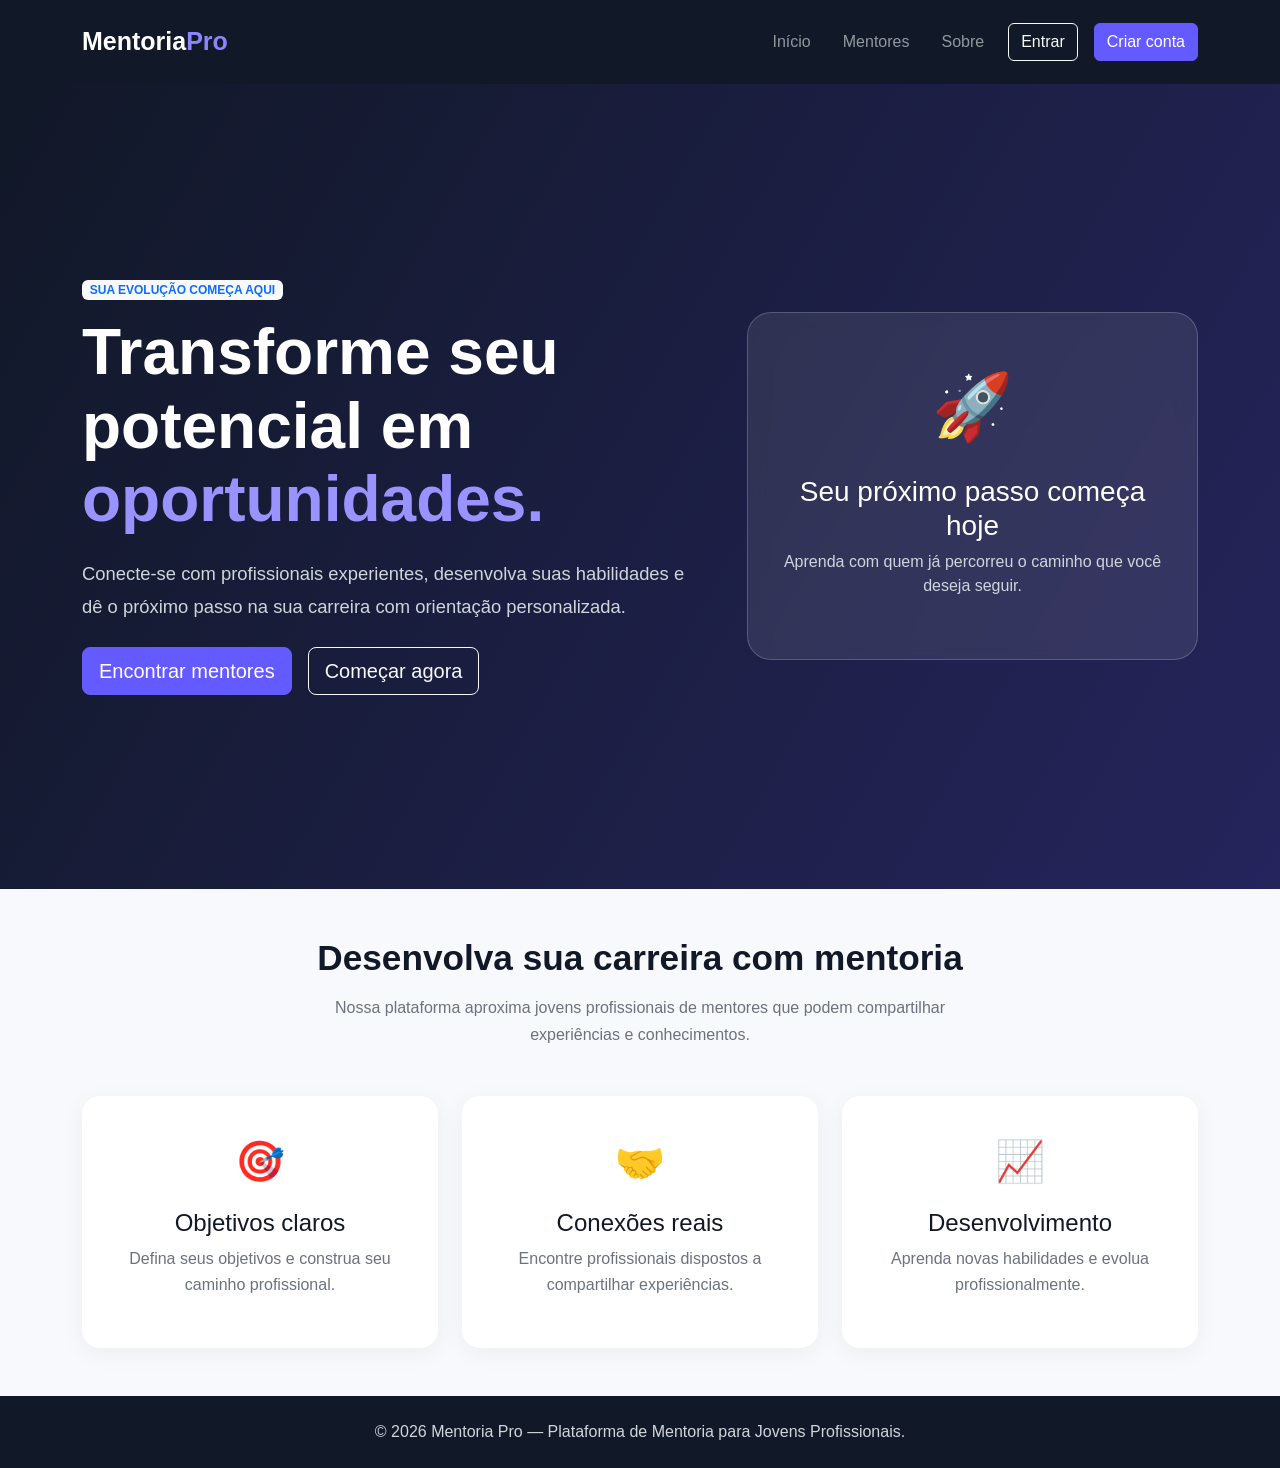
<file: frontend/index.html>
<!DOCTYPE html>
<html lang="pt-BR">
<head>
    <meta charset="UTF-8">
    <meta name="viewport" content="width=device-width, initial-scale=1.0">
    <title>Mentoria Pro | Conecte-se ao seu futuro</title>

    <!-- Bootstrap 5 -->
    <link href="https://cdn.jsdelivr.net/npm/bootstrap@5.3.3/dist/css/bootstrap.min.css" rel="stylesheet">

    <!-- CSS próprio -->
    <link rel="stylesheet" href="css/style.css">
</head>
<body>

    <!-- Menu -->
    <nav class="navbar navbar-expand-lg navbar-dark">
        <div class="container">
            <a class="navbar-brand fw-bold" href="index.html">
                Mentoria<span>Pro</span>
            </a>

            <button class="navbar-toggler" type="button"
                data-bs-toggle="collapse" data-bs-target="#menu">
                <span class="navbar-toggler-icon"></span>
            </button>

            <div class="collapse navbar-collapse" id="menu">
                <ul class="navbar-nav ms-auto align-items-lg-center gap-lg-3">
                    <li class="nav-item">
                        <a class="nav-link" href="index.html">Início</a>
                    </li>
                    <li class="nav-item">
                        <a class="nav-link" href="pages/mentores.html">Mentores</a>
                    </li>
                    <li class="nav-item">
                        <a class="nav-link" href="#sobre">Sobre</a>
                    </li>
                    <li class="nav-item">
                        <a class="btn btn-outline-light" href="pages/login.html">Entrar</a>
                    </li>
                    <li class="nav-item">
                        <a class="btn btn-primary" href="pages/cadastro.html">Criar conta</a>
                    </li>
                </ul>
            </div>
        </div>
    </nav>

    <!-- Apresentação -->
    <header class="hero">
        <div class="container">
            <div class="row align-items-center min-vh-75">
                <div class="col-lg-7">
                    <span class="badge bg-light text-primary mb-3">
                        SUA EVOLUÇÃO COMEÇA AQUI
                    </span>

                    <h1>
                        Transforme seu potencial em
                        <span>oportunidades.</span>
                    </h1>

                    <p class="hero-description">
                        Conecte-se com profissionais experientes,
                        desenvolva suas habilidades e dê o próximo passo
                        na sua carreira com orientação personalizada.
                    </p>

                    <div class="d-flex flex-wrap gap-3 mt-4">
                        <a href="pages/mentores.html" class="btn btn-primary btn-lg">
                            Encontrar mentores
                        </a>

                        <a href="pages/cadastro.html" class="btn btn-outline-light btn-lg">
                            Começar agora
                        </a>
                    </div>
                </div>

                <div class="col-lg-5 text-center mt-5 mt-lg-0">
                    <div class="hero-card">
                        <div class="hero-icon">🚀</div>
                        <h3>Seu próximo passo começa hoje</h3>
                        <p>
                            Aprenda com quem já percorreu o caminho
                            que você deseja seguir.
                        </p>
                    </div>
                </div>
            </div>
        </div>
    </header>

    <!-- Sobre -->
    <section id="sobre" class="py-5">
        <div class="container text-center">
            <h2 class="section-title">Desenvolva sua carreira com mentoria</h2>

            <p class="section-description">
                Nossa plataforma aproxima jovens profissionais de mentores
                que podem compartilhar experiências e conhecimentos.
            </p>

            <div class="row g-4 mt-4">
                <div class="col-md-4">
                    <div class="feature-card">
                        <div class="feature-icon">🎯</div>
                        <h4>Objetivos claros</h4>
                        <p>Defina seus objetivos e construa seu caminho profissional.</p>
                    </div>
                </div>

                <div class="col-md-4">
                    <div class="feature-card">
                        <div class="feature-icon">🤝</div>
                        <h4>Conexões reais</h4>
                        <p>Encontre profissionais dispostos a compartilhar experiências.</p>
                    </div>
                </div>

                <div class="col-md-4">
                    <div class="feature-card">
                        <div class="feature-icon">📈</div>
                        <h4>Desenvolvimento</h4>
                        <p>Aprenda novas habilidades e evolua profissionalmente.</p>
                    </div>
                </div>
            </div>
        </div>
    </section>

    <!-- Rodapé -->
    <footer class="footer text-center py-4">
        <p class="mb-0">
            © 2026 Mentoria Pro — Plataforma de Mentoria para Jovens Profissionais.
        </p>
    </footer>

    <script src="https://cdn.jsdelivr.net/npm/bootstrap@5.3.3/dist/js/bootstrap.bundle.min.js"></script>
</body>
</html>
</file>
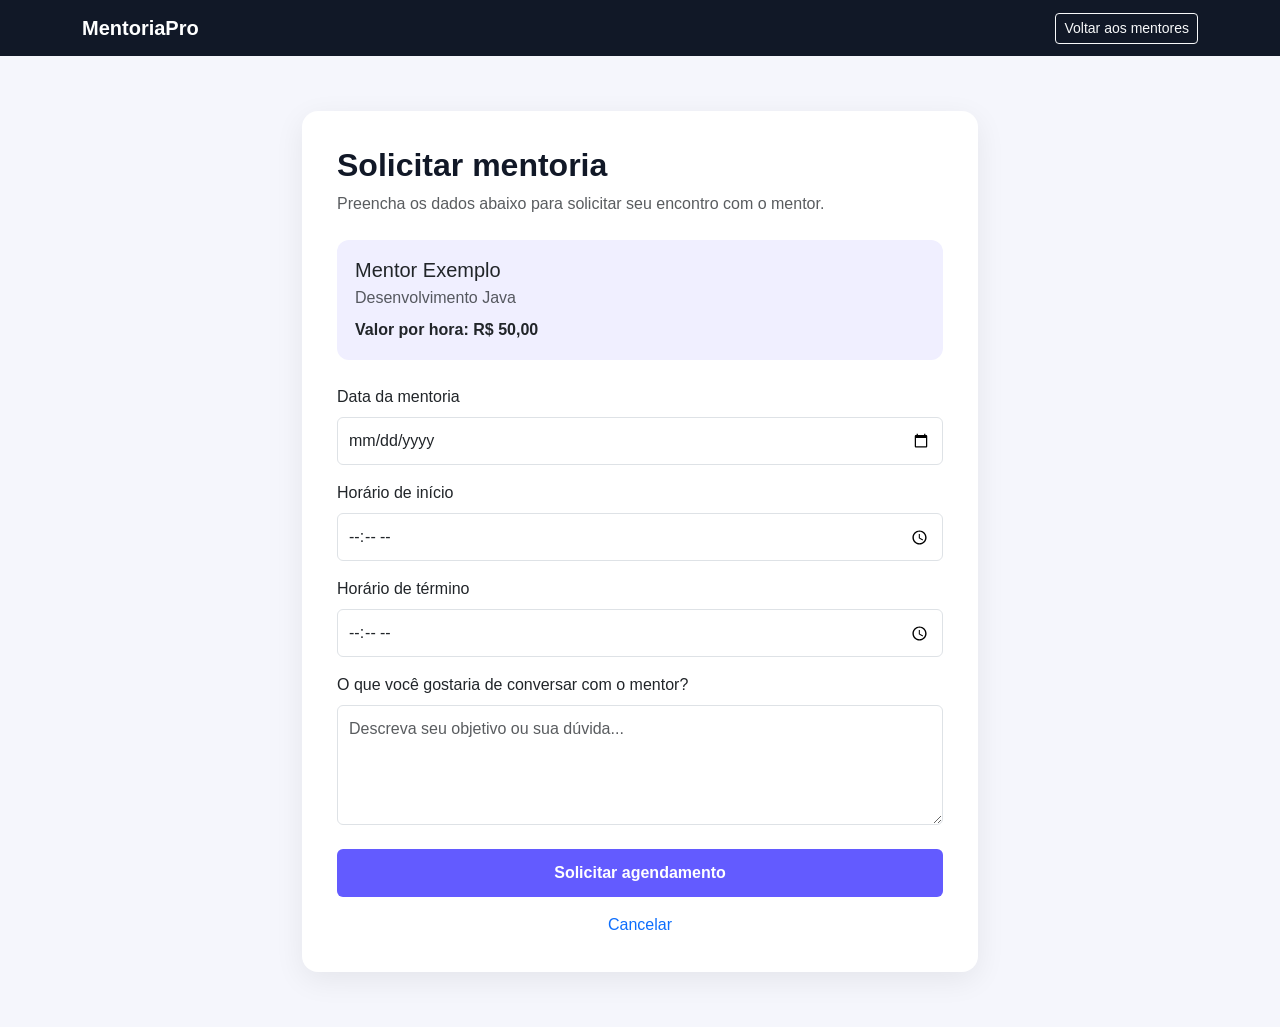
<file: frontend/pages/agendamento.html>
<!DOCTYPE html>
<html lang="pt-BR">
<head>
    <meta charset="UTF-8">
    <meta name="viewport" content="width=device-width, initial-scale=1.0">
    <title>Solicitar Mentoria | MentoriaPro</title>

    <link href="https://cdn.jsdelivr.net/npm/bootstrap@5.3.3/dist/css/bootstrap.min.css" rel="stylesheet">

    <style>
        body {
            background: #f5f6fc;
            font-family: Arial, sans-serif;
        }

        .navbar {
            background: #111827;
        }

        .navbar-brand {
            color: white;
            font-weight: bold;
        }

        .booking-container {
            max-width: 700px;
            margin: 55px auto;
        }

        .booking-card {
            background: white;
            padding: 35px;
            border-radius: 16px;
            box-shadow: 0 8px 30px rgba(0,0,0,0.07);
        }

        .booking-title {
            color: #111827;
            font-weight: bold;
        }

        .mentor-info {
            background: #f0efff;
            padding: 18px;
            border-radius: 12px;
            margin-bottom: 25px;
        }

        .btn-primary {
            background: #635bff;
            border: none;
            padding: 12px;
            font-weight: bold;
        }

        .btn-primary:hover {
            background: #5148e5;
        }

        .form-control, .form-select {
            padding: 11px;
        }
    </style>
</head>

<body>

<nav class="navbar navbar-dark">
    <div class="container">
        <a class="navbar-brand" href="../index.html">MentoriaPro</a>
        <a href="mentores.html" class="btn btn-outline-light btn-sm">
            Voltar aos mentores
        </a>
    </div>
</nav>

<div class="container booking-container">

    <div class="booking-card">

        <h2 class="booking-title mb-2">Solicitar mentoria</h2>

        <p class="text-muted mb-4">
            Preencha os dados abaixo para solicitar seu encontro com o mentor.
        </p>

        <div class="mentor-info">
            <h5 class="mb-1">Mentor Exemplo</h5>
            <span class="text-muted">Desenvolvimento Java</span>
            <div class="mt-2">
                <strong>Valor por hora: R$ 50,00</strong>
            </div>
        </div>

        <form id="formAgendamento">

            <div class="mb-3">
                <label for="data" class="form-label">Data da mentoria</label>
                <input type="date" class="form-control" id="data" required>
            </div>

            <div class="mb-3">
                <label for="horarioInicio" class="form-label">Horário de início</label>
                <input type="time" class="form-control" id="horarioInicio" required>
            </div>

            <div class="mb-3">
                <label for="horarioFim" class="form-label">Horário de término</label>
                <input type="time" class="form-control" id="horarioFim" required>
            </div>

            <div class="mb-4">
                <label for="observacoes" class="form-label">
                    O que você gostaria de conversar com o mentor?
                </label>
                <textarea
                    class="form-control"
                    id="observacoes"
                    rows="4"
                    placeholder="Descreva seu objetivo ou sua dúvida..."
                ></textarea>
            </div>

            <button type="submit" class="btn btn-primary w-100">
                Solicitar agendamento
            </button>

            <div class="text-center mt-3">
                <a href="mentores.html" class="text-decoration-none">
                    Cancelar
                </a>
            </div>

        </form>

    </div>
</div>

<script>
    document.getElementById("formAgendamento").addEventListener("submit", function(event) {
        event.preventDefault();

        alert("Tela de demonstração: o agendamento ainda não está conectado ao banco de dados.");
    });
</script>

</body>
</html>
</file>
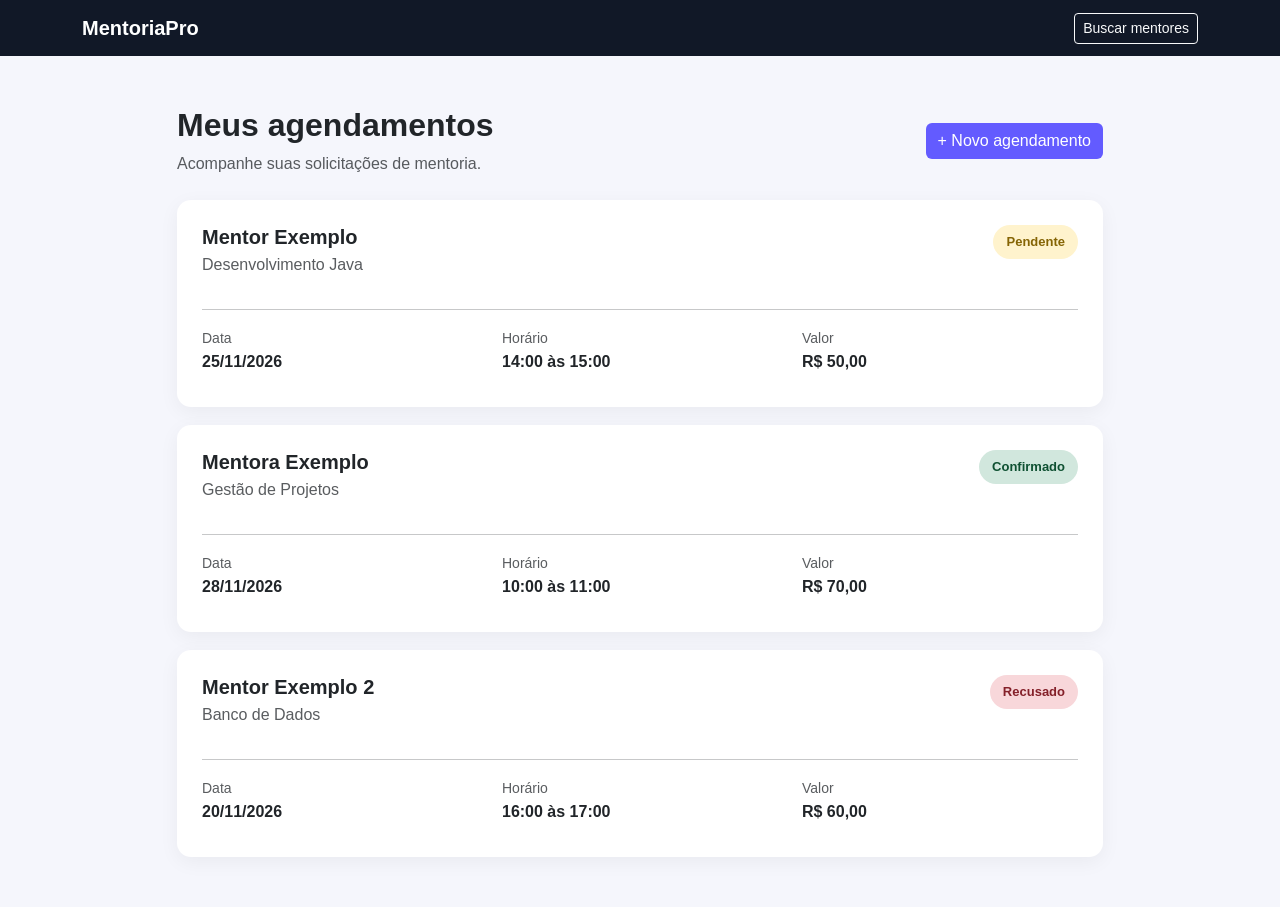
<file: frontend/pages/agendamento2.html>
<!DOCTYPE html>
<html lang="pt-BR">
<head>
    <meta charset="UTF-8">
    <meta name="viewport" content="width=device-width, initial-scale=1.0">
    <title>Meus Agendamentos | MentoriaPro</title>

    <link href="https://cdn.jsdelivr.net/npm/bootstrap@5.3.3/dist/css/bootstrap.min.css" rel="stylesheet">

    <style>
        body {
            background: #f5f6fc;
            font-family: Arial, sans-serif;
        }

        .navbar {
            background: #111827;
        }

        .navbar-brand {
            color: white;
            font-weight: bold;
        }

        .page-container {
            max-width: 950px;
            margin: 50px auto;
        }

        .appointment-card {
            background: white;
            padding: 25px;
            border-radius: 14px;
            box-shadow: 0 5px 20px rgba(0,0,0,0.05);
            margin-bottom: 18px;
        }

        .status {
            padding: 7px 13px;
            border-radius: 20px;
            font-size: 13px;
            font-weight: bold;
        }

        .pending {
            background: #fff3cd;
            color: #856404;
        }

        .confirmed {
            background: #d1e7dd;
            color: #0f5132;
        }

        .refused {
            background: #f8d7da;
            color: #842029;
        }

        .cancelled {
            background: #e2e3e5;
            color: #41464b;
        }

        .btn-primary {
            background: #635bff;
            border: none;
        }

        .btn-primary:hover {
            background: #5148e5;
        }
    </style>
</head>

<body>

<nav class="navbar navbar-dark">
    <div class="container">
        <a class="navbar-brand" href="../index.html">MentoriaPro</a>

        <a href="mentores.html" class="btn btn-outline-light btn-sm">
            Buscar mentores
        </a>
    </div>
</nav>

<div class="container page-container">

    <div class="d-flex justify-content-between align-items-center mb-4 flex-wrap gap-3">
        <div>
            <h2 class="fw-bold">Meus agendamentos</h2>
            <p class="text-muted mb-0">
                Acompanhe suas solicitações de mentoria.
            </p>
        </div>

        <a href="mentores.html" class="btn btn-primary">
            + Novo agendamento
        </a>
    </div>

    <!-- Agendamento pendente -->
    <div class="appointment-card">
        <div class="d-flex justify-content-between align-items-start flex-wrap gap-2">
            <div>
                <h5 class="fw-bold mb-1">Mentor Exemplo</h5>
                <p class="text-muted mb-3">Desenvolvimento Java</p>
            </div>

            <span class="status pending">Pendente</span>
        </div>

        <hr>

        <div class="row">
            <div class="col-md-4 mb-2">
                <small class="text-muted">Data</small>
                <p class="mb-0 fw-semibold">25/11/2026</p>
            </div>

            <div class="col-md-4 mb-2">
                <small class="text-muted">Horário</small>
                <p class="mb-0 fw-semibold">14:00 às 15:00</p>
            </div>

            <div class="col-md-4 mb-2">
                <small class="text-muted">Valor</small>
                <p class="mb-0 fw-semibold">R$ 50,00</p>
            </div>
        </div>
    </div>

    <!-- Agendamento confirmado -->
    <div class="appointment-card">
        <div class="d-flex justify-content-between align-items-start flex-wrap gap-2">
            <div>
                <h5 class="fw-bold mb-1">Mentora Exemplo</h5>
                <p class="text-muted mb-3">Gestão de Projetos</p>
            </div>

            <span class="status confirmed">Confirmado</span>
        </div>

        <hr>

        <div class="row">
            <div class="col-md-4 mb-2">
                <small class="text-muted">Data</small>
                <p class="mb-0 fw-semibold">28/11/2026</p>
            </div>

            <div class="col-md-4 mb-2">
                <small class="text-muted">Horário</small>
                <p class="mb-0 fw-semibold">10:00 às 11:00</p>
            </div>

            <div class="col-md-4 mb-2">
                <small class="text-muted">Valor</small>
                <p class="mb-0 fw-semibold">R$ 70,00</p>
            </div>
        </div>
    </div>

    <!-- Agendamento recusado -->
    <div class="appointment-card">
        <div class="d-flex justify-content-between align-items-start flex-wrap gap-2">
            <div>
                <h5 class="fw-bold mb-1">Mentor Exemplo 2</h5>
                <p class="text-muted mb-3">Banco de Dados</p>
            </div>

            <span class="status refused">Recusado</span>
        </div>

        <hr>

        <div class="row">
            <div class="col-md-4 mb-2">
                <small class="text-muted">Data</small>
                <p class="mb-0 fw-semibold">20/11/2026</p>
            </div>

            <div class="col-md-4 mb-2">
                <small class="text-muted">Horário</small>
                <p class="mb-0 fw-semibold">16:00 às 17:00</p>
            </div>

            <div class="col-md-4 mb-2">
                <small class="text-muted">Valor</small>
                <p class="mb-0 fw-semibold">R$ 60,00</p>
            </div>
        </div>
    </div>

</div>

</body>
</html>
</file>
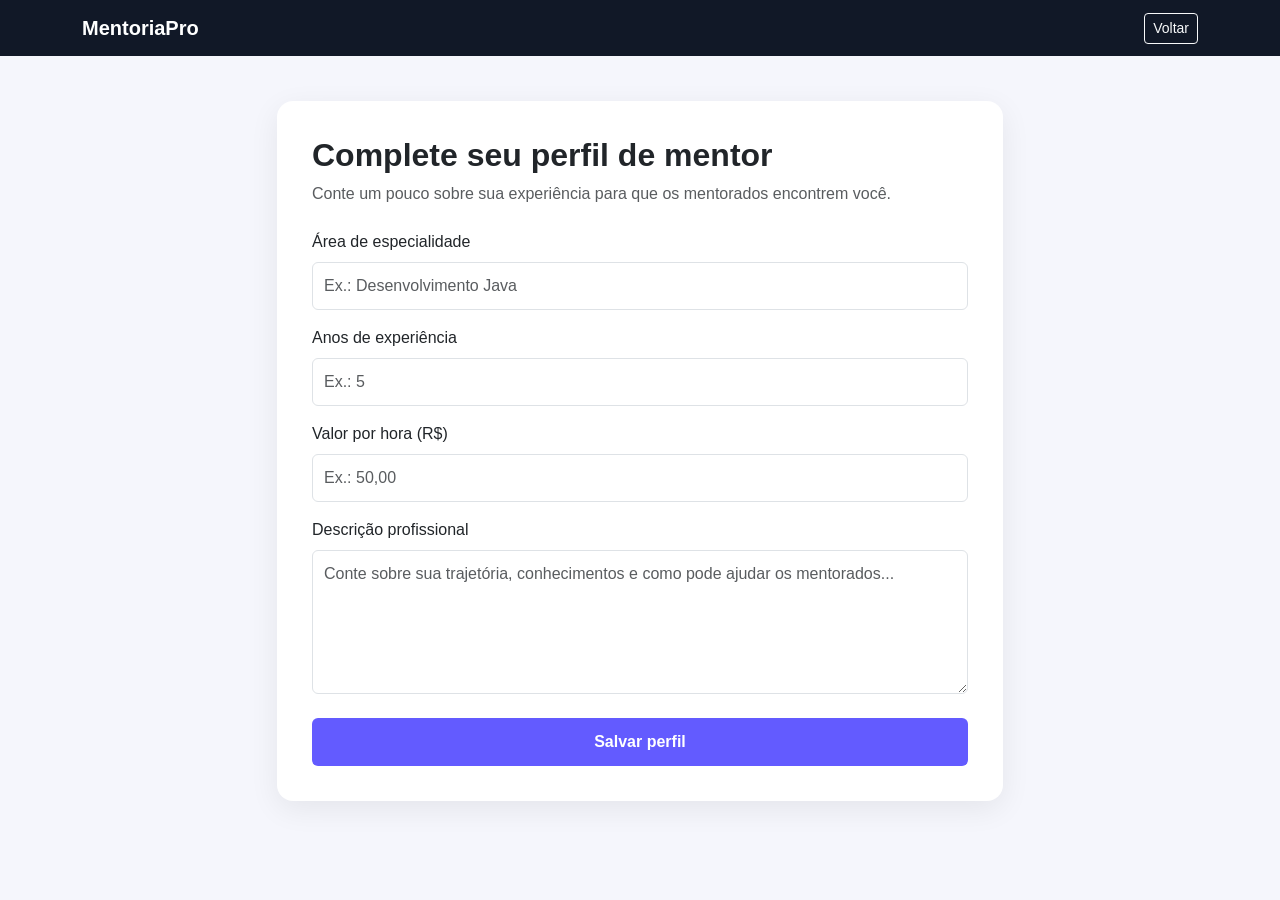
<file: frontend/pages/cadastro-mentor.html>
<!DOCTYPE html>
<html lang="pt-BR">
<head>
    <meta charset="UTF-8">
    <meta name="viewport" content="width=device-width, initial-scale=1.0">
    <title>Cadastro de Mentor | MentoriaPro</title>

    <link href="https://cdn.jsdelivr.net/npm/bootstrap@5.3.3/dist/css/bootstrap.min.css" rel="stylesheet">

    <style>
        body {
            background: #f5f6fc;
            font-family: Arial, sans-serif;
        }

        .navbar {
            background: #111827;
        }

        .navbar-brand {
            color: white;
            font-weight: bold;
        }

        .form-container {
            max-width: 750px;
            margin: 45px auto;
        }

        .form-card {
            background: white;
            padding: 35px;
            border-radius: 16px;
            box-shadow: 0 8px 30px rgba(0,0,0,0.07);
        }

        .btn-primary {
            background: #635bff;
            border: none;
            padding: 12px;
            font-weight: bold;
        }

        .btn-primary:hover {
            background: #5148e5;
        }

        .form-control {
            padding: 11px;
        }
    </style>
</head>

<body>

<nav class="navbar navbar-dark">
    <div class="container">
        <a class="navbar-brand" href="../index.html">MentoriaPro</a>
        <a href="login.html" class="btn btn-outline-light btn-sm">Voltar</a>
    </div>
</nav>

<div class="container form-container">

    <div class="form-card">

        <h2 class="fw-bold mb-2">Complete seu perfil de mentor</h2>

        <p class="text-muted mb-4">
            Conte um pouco sobre sua experiência para que os mentorados encontrem você.
        </p>

        <form id="formMentor">

            <div class="mb-3">
                <label for="especialidade" class="form-label">Área de especialidade</label>
                <input
                    type="text"
                    class="form-control"
                    id="especialidade"
                    placeholder="Ex.: Desenvolvimento Java"
                    required
                >
            </div>

            <div class="mb-3">
                <label for="experiencia" class="form-label">Anos de experiência</label>
                <input
                    type="number"
                    class="form-control"
                    id="experiencia"
                    min="0"
                    placeholder="Ex.: 5"
                    required
                >
            </div>

            <div class="mb-3">
                <label for="valor" class="form-label">Valor por hora (R$)</label>
                <input
                    type="number"
                    class="form-control"
                    id="valor"
                    min="0"
                    step="0.01"
                    placeholder="Ex.: 50,00"
                >
            </div>

            <div class="mb-4">
                <label for="descricao" class="form-label">Descrição profissional</label>
                <textarea
                    class="form-control"
                    id="descricao"
                    rows="5"
                    placeholder="Conte sobre sua trajetória, conhecimentos e como pode ajudar os mentorados..."
                ></textarea>
            </div>

            <button type="submit" class="btn btn-primary w-100">
                Salvar perfil
            </button>

        </form>

    </div>
</div>

<script>
    document.getElementById("formMentor").addEventListener("submit", function(event) {
        event.preventDefault();

        alert("Demonstração: o perfil ainda não está conectado ao banco de dados.");
    });
</script>

</body>
</html>
</file>
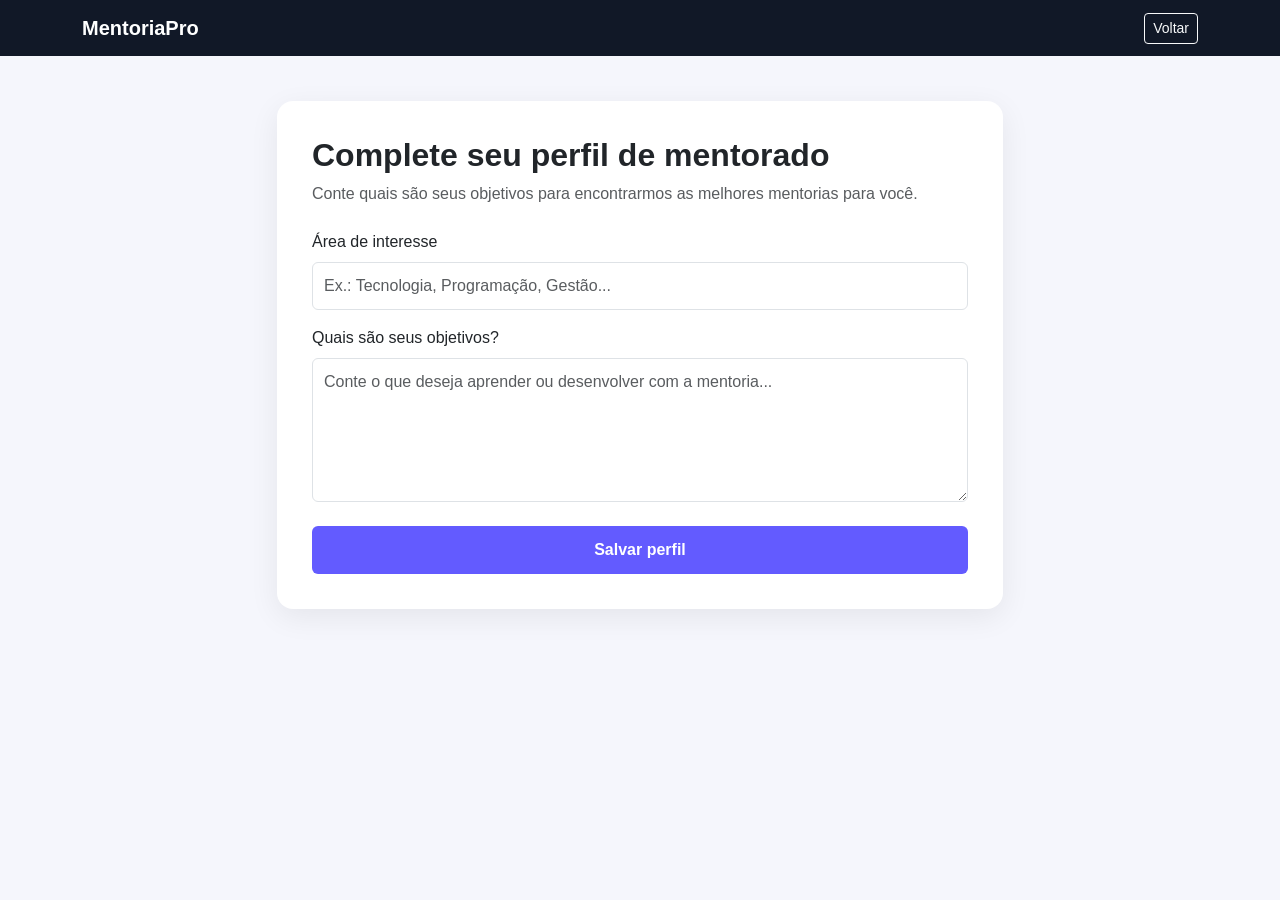
<file: frontend/pages/cadastro-mentorado.html>
<!DOCTYPE html>
<html lang="pt-BR">
<head>
    <meta charset="UTF-8">
    <meta name="viewport" content="width=device-width, initial-scale=1.0">
    <title>Cadastro de Mentorado | MentoriaPro</title>

    <link href="https://cdn.jsdelivr.net/npm/bootstrap@5.3.3/dist/css/bootstrap.min.css" rel="stylesheet">

    <style>
        body {
            background: #f5f6fc;
            font-family: Arial, sans-serif;
        }

        .navbar {
            background: #111827;
        }

        .navbar-brand {
            color: white;
            font-weight: bold;
        }

        .form-container {
            max-width: 750px;
            margin: 45px auto;
        }

        .form-card {
            background: white;
            padding: 35px;
            border-radius: 16px;
            box-shadow: 0 8px 30px rgba(0,0,0,0.07);
        }

        .btn-primary {
            background: #635bff;
            border: none;
            padding: 12px;
            font-weight: bold;
        }

        .btn-primary:hover {
            background: #5148e5;
        }

        .form-control {
            padding: 11px;
        }
    </style>
</head>

<body>

<nav class="navbar navbar-dark">
    <div class="container">
        <a class="navbar-brand" href="../index.html">MentoriaPro</a>
        <a href="login.html" class="btn btn-outline-light btn-sm">Voltar</a>
    </div>
</nav>

<div class="container form-container">

    <div class="form-card">

        <h2 class="fw-bold mb-2">Complete seu perfil de mentorado</h2>

        <p class="text-muted mb-4">
            Conte quais são seus objetivos para encontrarmos as melhores mentorias para você.
        </p>

        <form id="formMentorado">

            <div class="mb-3">
                <label for="areaInteresse" class="form-label">
                    Área de interesse
                </label>

                <input
                    type="text"
                    class="form-control"
                    id="areaInteresse"
                    placeholder="Ex.: Tecnologia, Programação, Gestão..."
                    required
                >
            </div>

            <div class="mb-4">
                <label for="objetivo" class="form-label">
                    Quais são seus objetivos?
                </label>

                <textarea
                    class="form-control"
                    id="objetivo"
                    rows="5"
                    placeholder="Conte o que deseja aprender ou desenvolver com a mentoria..."
                    required
                ></textarea>
            </div>

            <button type="submit" class="btn btn-primary w-100">
                Salvar perfil
            </button>

        </form>

    </div>
</div>

<script>
    document.getElementById("formMentorado").addEventListener("submit", function(event) {
        event.preventDefault();

        alert("Demonstração: o perfil ainda não está conectado ao banco de dados.");
    });
</script>

</body>
</html>
</file>
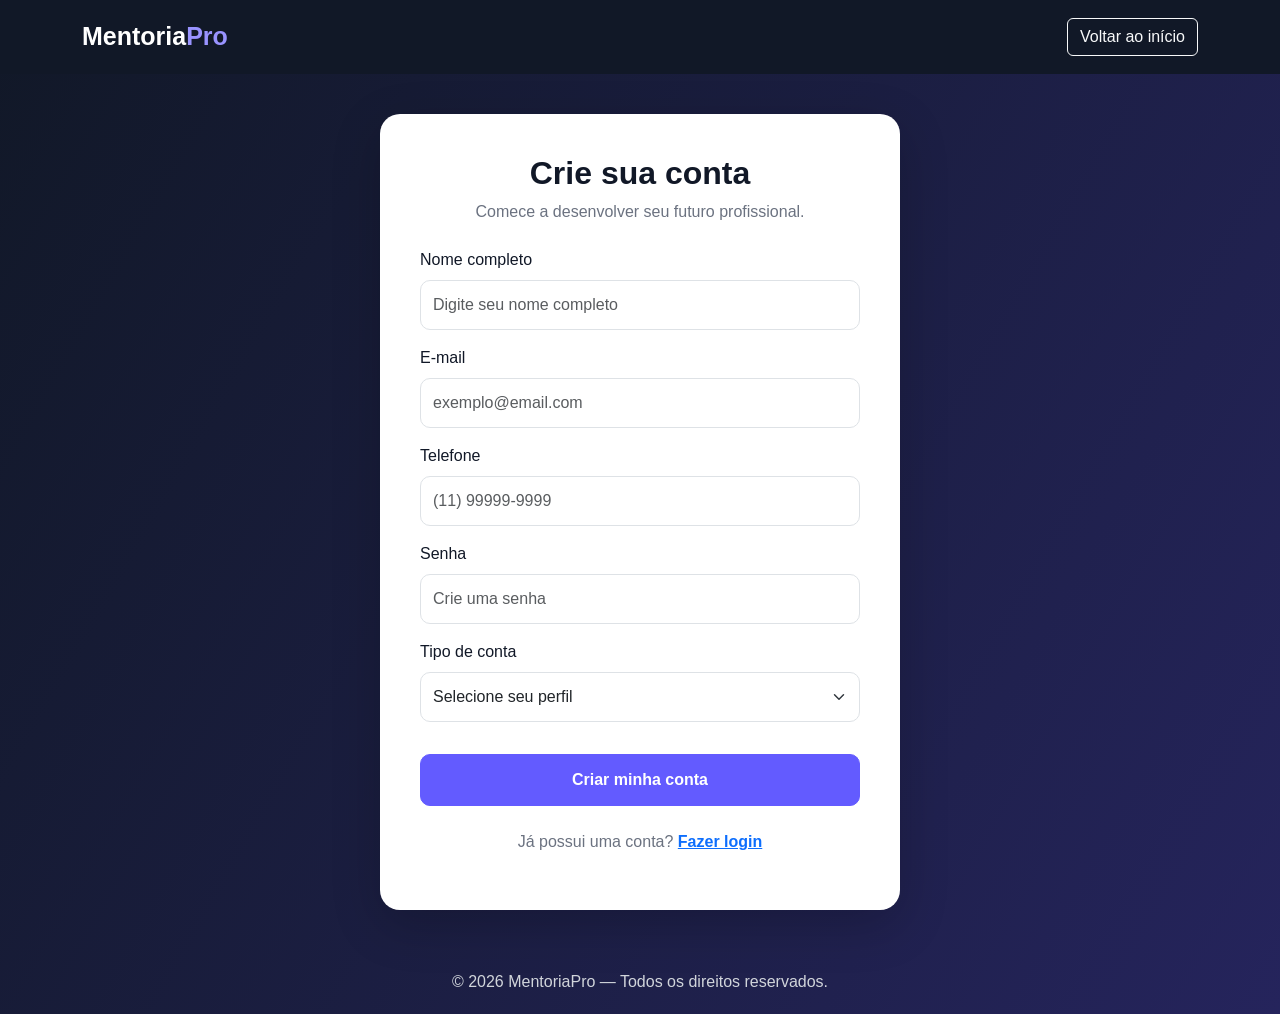
<file: frontend/pages/cadastro.html>
<!DOCTYPE html>
<html lang="pt-BR">
<head>
    <meta charset="UTF-8">
    <meta name="viewport" content="width=device-width, initial-scale=1.0">
    <title>Criar conta | MentoriaPro</title>

    <link href="https://cdn.jsdelivr.net/npm/bootstrap@5.3.3/dist/css/bootstrap.min.css" rel="stylesheet">
    <link rel="stylesheet" href="../css/style.css">

    <style>
        body {
            min-height: 100vh;
            background: linear-gradient(120deg, #111827, #25245c);
            display: flex;
            flex-direction: column;
        }

        .cadastro-container {
            flex: 1;
            display: flex;
            align-items: center;
            justify-content: center;
            padding: 40px 15px;
        }

        .cadastro-card {
            width: 100%;
            max-width: 520px;
            background: white;
            border-radius: 20px;
            padding: 40px;
            box-shadow: 0 15px 50px rgba(0,0,0,.2);
        }

        .cadastro-card h2 {
            font-weight: 800;
            color: #111827;
        }

        .cadastro-card p {
            color: #6b7280;
        }

        .cadastro-card .form-control,
        .cadastro-card .form-select {
            padding: 12px;
            border-radius: 10px;
        }

        .cadastro-card .btn {
            padding: 13px;
            border-radius: 10px;
            font-weight: 600;
        }

        .brand {
            color: white;
            font-size: 25px;
            font-weight: 800;
            text-decoration: none;
        }

        .brand span {
            color: #9993ff;
        }

        .cadastro-footer {
            color: #d1d5db;
            text-align: center;
            padding: 20px;
        }
    </style>
</head>

<body>

    <nav class="navbar">
        <div class="container">
            <a href="../index.html" class="brand">
                Mentoria<span>Pro</span>
            </a>

            <a href="../index.html" class="btn btn-outline-light">
                Voltar ao início
            </a>
        </div>
    </nav>

    <main class="cadastro-container">
        <div class="cadastro-card">

            <div class="text-center mb-4">
                <h2>Crie sua conta</h2>
                <p>Comece a desenvolver seu futuro profissional.</p>
            </div>

            <div id="mensagem" class="alert d-none" role="alert"></div>

            <form id="formCadastro">

                <div class="mb-3">
                    <label for="nome" class="form-label">Nome completo</label>
                    <input
                        type="text"
                        class="form-control"
                        id="nome"
                        placeholder="Digite seu nome completo"
                        maxlength="100"
                        required
                    >
                </div>

                <div class="mb-3">
                    <label for="email" class="form-label">E-mail</label>
                    <input
                        type="email"
                        class="form-control"
                        id="email"
                        placeholder="exemplo@email.com"
                        maxlength="150"
                        required
                    >
                </div>

                <div class="mb-3">
                    <label for="telefone" class="form-label">Telefone</label>
                    <input
                        type="tel"
                        class="form-control"
                        id="telefone"
                        placeholder="(11) 99999-9999"
                        maxlength="20"
                    >
                </div>

                <div class="mb-3">
                    <label for="senha" class="form-label">Senha</label>
                    <input
                        type="password"
                        class="form-control"
                        id="senha"
                        placeholder="Crie uma senha"
                        minlength="8"
                        required
                    >
                </div>

                <div class="mb-3">
                    <label for="tipo_usuario" class="form-label">
                        Tipo de conta
                    </label>

                    <select class="form-select" id="tipo_usuario" required>
                        <option value="">Selecione seu perfil</option>
                        <option value="MENTOR">Quero ser mentor</option>
                        <option value="MENTORADO">Quero encontrar um mentor</option>
                    </select>
                </div>

                <button type="submit" class="btn btn-primary w-100 mt-3">
                    Criar minha conta
                </button>

            </form>

            <div class="text-center mt-4">
                <p>
                    Já possui uma conta?
                    <a href="login.html" class="text-primary fw-bold">
                        Fazer login
                    </a>
                </p>
            </div>

        </div>
    </main>

    <footer class="cadastro-footer">
        © 2026 MentoriaPro — Todos os direitos reservados.
    </footer>

    <script src="https://cdn.jsdelivr.net/npm/bootstrap@5.3.3/dist/js/bootstrap.bundle.min.js"></script>

</body>
</html>
</file>
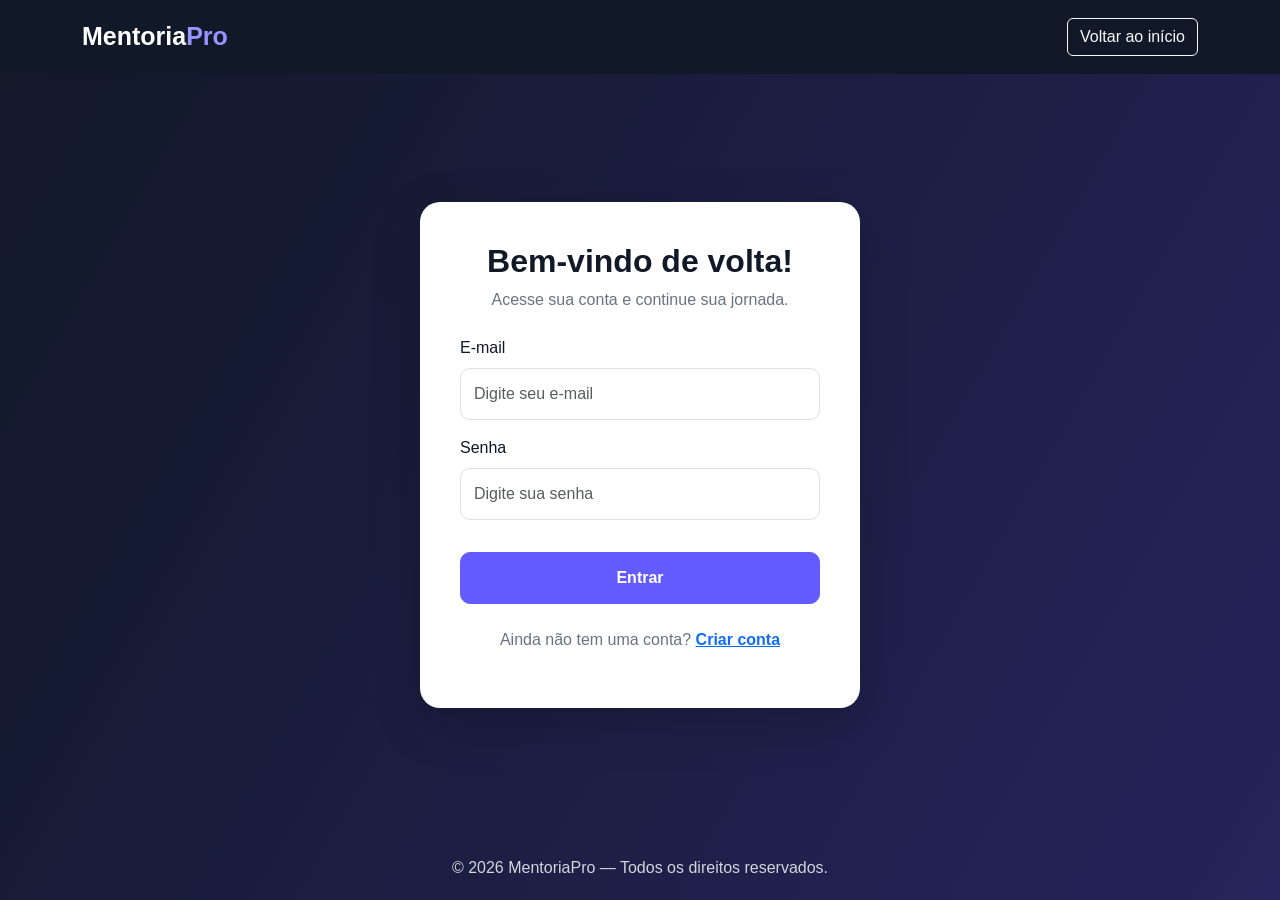
<file: frontend/pages/login.html>
<!DOCTYPE html>
<html lang="pt-BR">
<head>
    <meta charset="UTF-8">
    <meta name="viewport" content="width=device-width, initial-scale=1.0">
    <title>Entrar | MentoriaPro</title>

    <link href="https://cdn.jsdelivr.net/npm/bootstrap@5.3.3/dist/css/bootstrap.min.css" rel="stylesheet">
    <link rel="stylesheet" href="../css/style.css">

    <style>
        body {
            min-height: 100vh;
            background: linear-gradient(120deg, #111827, #25245c);
            display: flex;
            flex-direction: column;
        }

        .login-container {
            flex: 1;
            display: flex;
            align-items: center;
            justify-content: center;
            padding: 40px 15px;
        }

        .login-card {
            width: 100%;
            max-width: 440px;
            background: #fff;
            border-radius: 20px;
            padding: 40px;
            box-shadow: 0 15px 50px rgba(0,0,0,.2);
        }

        .login-card h2 {
            font-weight: 800;
            color: #111827;
        }

        .login-card p {
            color: #6b7280;
        }

        .login-card .form-control {
            padding: 13px;
            border-radius: 10px;
        }

        .login-card .btn {
            padding: 13px;
            border-radius: 10px;
            font-weight: 600;
        }

        .brand {
            color: white;
            font-size: 25px;
            font-weight: 800;
            text-decoration: none;
        }

        .brand span {
            color: #9993ff;
        }

        .login-footer {
            color: #d1d5db;
            text-align: center;
            padding: 20px;
        }
    </style>
</head>

<body>

    <nav class="navbar">
        <div class="container">
            <a href="../index.html" class="brand">
                Mentoria<span>Pro</span>
            </a>
            <a href="../index.html" class="btn btn-outline-light">
                Voltar ao início
            </a>
        </div>
    </nav>

    <main class="login-container">
        <div class="login-card">

            <div class="text-center mb-4">
                <h2>Bem-vindo de volta!</h2>
                <p>Acesse sua conta e continue sua jornada.</p>
            </div>

            <div id="mensagem" class="alert d-none" role="alert"></div>

            <form id="formLogin">

                <div class="mb-3">
                    <label for="email" class="form-label">E-mail</label>
                    <input
                        type="email"
                        class="form-control"
                        id="email"
                        placeholder="Digite seu e-mail"
                        required
                    >
                </div>

                <div class="mb-3">
                    <label for="senha" class="form-label">Senha</label>
                    <input
                        type="password"
                        class="form-control"
                        id="senha"
                        placeholder="Digite sua senha"
                        required
                    >
                </div>

                <button type="submit" class="btn btn-primary w-100 mt-3">
                    Entrar
                </button>

            </form>

            <div class="text-center mt-4">
                <p>
                    Ainda não tem uma conta?
                    <a href="cadastro.html" class="text-primary fw-bold">
                        Criar conta
                    </a>
                </p>
            </div>

        </div>
    </main>

    <footer class="login-footer">
        © 2026 MentoriaPro — Todos os direitos reservados.
    </footer>

    <script src="https://cdn.jsdelivr.net/npm/bootstrap@5.3.3/dist/js/bootstrap.bundle.min.js"></script>
</body>
</html>
</file>
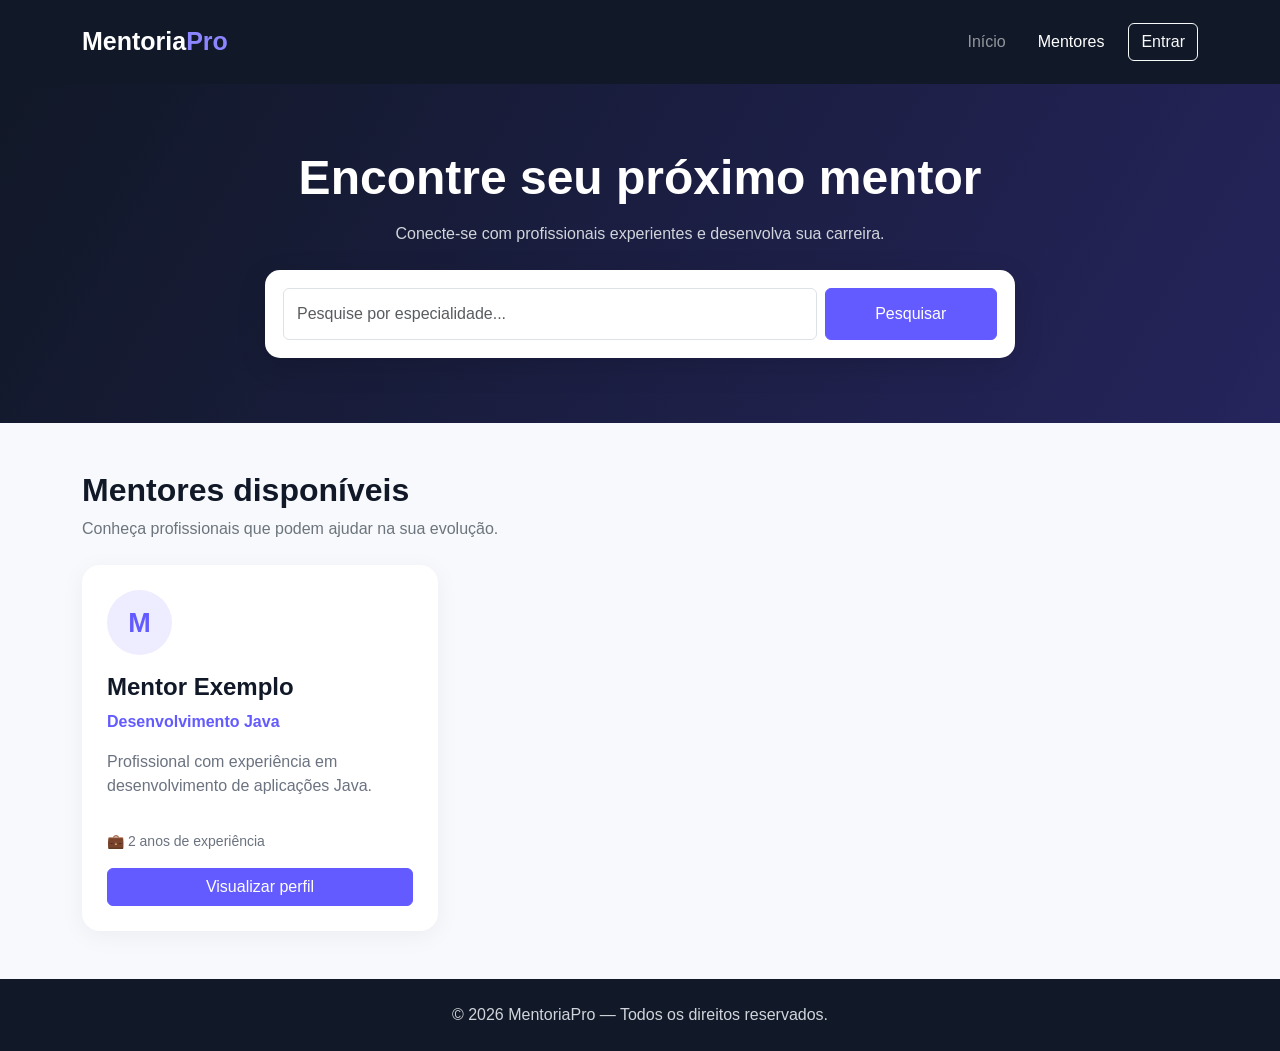
<file: frontend/pages/mentores.html>
<!DOCTYPE html>
<html lang="pt-BR">
<head>
    <meta charset="UTF-8">
    <meta name="viewport" content="width=device-width, initial-scale=1.0">
    <title>Encontrar mentores | MentoriaPro</title>

    <link href="https://cdn.jsdelivr.net/npm/bootstrap@5.3.3/dist/css/bootstrap.min.css" rel="stylesheet">
    <link rel="stylesheet" href="../css/style.css">

    <style>
        body {
            background: #f8f9fc;
        }

        .mentores-header {
            background: linear-gradient(120deg, #111827, #25245c);
            color: white;
            padding: 65px 0;
        }

        .mentores-header h1 {
            font-weight: 800;
            font-size: clamp(2rem, 4vw, 3rem);
        }

        .mentores-header p {
            color: #d1d5db;
        }

        .search-box {
            background: white;
            padding: 18px;
            border-radius: 15px;
            box-shadow: 0 8px 30px rgba(0,0,0,.12);
        }

        .search-box .form-control {
            padding: 13px;
        }

        .mentor-card {
            background: white;
            border: none;
            border-radius: 18px;
            padding: 25px;
            height: 100%;
            box-shadow: 0 5px 25px rgba(0,0,0,.05);
            transition: transform .2s;
        }

        .mentor-card:hover {
            transform: translateY(-5px);
        }

        .mentor-avatar {
            width: 65px;
            height: 65px;
            background: #eeedff;
            color: #635bff;
            border-radius: 50%;
            display: flex;
            align-items: center;
            justify-content: center;
            font-size: 27px;
            font-weight: bold;
            margin-bottom: 18px;
        }

        .mentor-card h4 {
            font-weight: 750;
        }

        .mentor-specialty {
            color: #635bff;
            font-weight: 600;
        }

        .mentor-description {
            color: #6b7280;
            min-height: 65px;
        }

        .mentor-info {
            color: #6b7280;
            font-size: 14px;
        }

        .section-heading {
            font-weight: 800;
            color: #111827;
        }
    </style>
</head>

<body>

    <nav class="navbar navbar-expand-lg navbar-dark">
        <div class="container">
            <a class="navbar-brand fw-bold" href="../index.html">
                Mentoria<span>Pro</span>
            </a>

            <button class="navbar-toggler" type="button"
                data-bs-toggle="collapse" data-bs-target="#menu">
                <span class="navbar-toggler-icon"></span>
            </button>

            <div class="collapse navbar-collapse" id="menu">
                <ul class="navbar-nav ms-auto align-items-lg-center gap-lg-3">
                    <li class="nav-item">
                        <a class="nav-link" href="../index.html">Início</a>
                    </li>
                    <li class="nav-item">
                        <a class="nav-link active" href="mentores.html">Mentores</a>
                    </li>
                    <li class="nav-item">
                        <a class="btn btn-outline-light" href="login.html">Entrar</a>
                    </li>
                </ul>
            </div>
        </div>
    </nav>

    <header class="mentores-header">
        <div class="container text-center">
            <h1>Encontre seu próximo mentor</h1>
            <p class="mt-3">
                Conecte-se com profissionais experientes e desenvolva sua carreira.
            </p>

            <div class="search-box mt-4 mx-auto" style="max-width: 750px;">
                <form id="formPesquisa" class="row g-2">
                    <div class="col-md-9">
                        <input
                            type="text"
                            id="especialidade"
                            class="form-control"
                            placeholder="Pesquise por especialidade..."
                        >
                    </div>

                    <div class="col-md-3">
                        <button type="submit" class="btn btn-primary w-100 h-100">
                            Pesquisar
                        </button>
                    </div>
                </form>
            </div>
        </div>
    </header>

    <main class="container py-5">

        <div class="d-flex justify-content-between align-items-center mb-4">
            <div>
                <h2 class="section-heading">Mentores disponíveis</h2>
                <p class="text-secondary mb-0">
                    Conheça profissionais que podem ajudar na sua evolução.
                </p>
            </div>
        </div>

        <div class="row g-4" id="listaMentores">

            <!-- Mentor demonstrativo -->
            <div class="col-md-6 col-lg-4">
                <div class="mentor-card">
                    <div class="mentor-avatar">M</div>
                    <h4>Mentor Exemplo</h4>
                    <p class="mentor-specialty">Desenvolvimento Java</p>
                    <p class="mentor-description">
                        Profissional com experiência em desenvolvimento
                        de aplicações Java.
                    </p>
                    <div class="mentor-info mb-3">
                        <span>💼 2 anos de experiência</span>
                    </div>
                    <a href="perfil-mentor.html?id=1"
                       class="btn btn-primary w-100">
                        Visualizar perfil
                    </a>
                </div>
            </div>

        </div>

    </main>

    <footer class="footer text-center py-4">
        <p class="mb-0">
            © 2026 MentoriaPro — Todos os direitos reservados.
        </p>
    </footer>

    <script src="https://cdn.jsdelivr.net/npm/bootstrap@5.3.3/dist/js/bootstrap.bundle.min.js"></script>
</body>
</html>
</file>
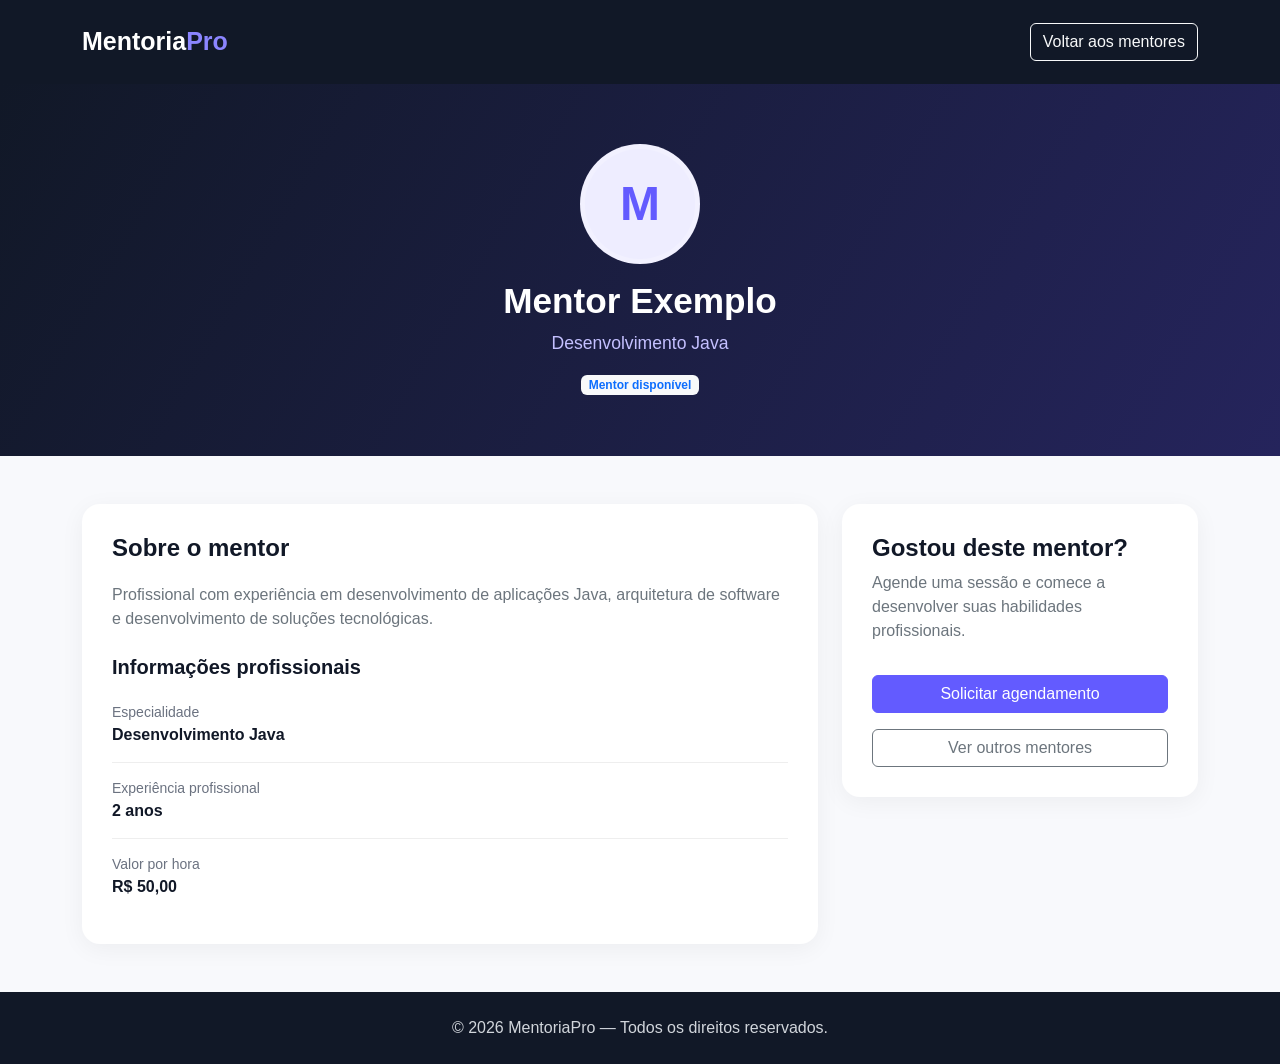
<file: frontend/pages/perfil-mentor.html>
<!DOCTYPE html>
<html lang="pt-BR">
<head>
    <meta charset="UTF-8">
    <meta name="viewport" content="width=device-width, initial-scale=1.0">
    <title>Perfil do Mentor | MentoriaPro</title>

    <link href="https://cdn.jsdelivr.net/npm/bootstrap@5.3.3/dist/css/bootstrap.min.css" rel="stylesheet">
    <link rel="stylesheet" href="../css/style.css">

    <style>
        body {
            background: #f8f9fc;
        }

        .profile-header {
            background: linear-gradient(120deg, #111827, #25245c);
            color: white;
            padding: 60px 0;
        }

        .profile-avatar {
            width: 120px;
            height: 120px;
            border-radius: 50%;
            background: #eeedff;
            color: #635bff;
            display: flex;
            justify-content: center;
            align-items: center;
            font-size: 48px;
            font-weight: 800;
            margin: auto;
            border: 5px solid rgba(255,255,255,.2);
        }

        .profile-name {
            font-size: 2.2rem;
            font-weight: 800;
        }

        .profile-specialty {
            color: #c4c0ff;
            font-size: 1.1rem;
        }

        .profile-card {
            background: white;
            border-radius: 18px;
            padding: 30px;
            box-shadow: 0 5px 25px rgba(0,0,0,.05);
            height: 100%;
        }

        .profile-card h4 {
            font-weight: 750;
            margin-bottom: 20px;
        }

        .info-item {
            padding: 15px 0;
            border-bottom: 1px solid #eee;
        }

        .info-item:last-child {
            border-bottom: none;
        }

        .info-label {
            color: #6b7280;
            font-size: 14px;
        }

        .info-value {
            font-weight: 650;
            color: #111827;
        }

        .booking-card {
            background: white;
            border-radius: 18px;
            padding: 30px;
            box-shadow: 0 5px 25px rgba(0,0,0,.05);
        }
    </style>
</head>

<body>

    <nav class="navbar navbar-expand-lg navbar-dark">
        <div class="container">
            <a class="navbar-brand fw-bold" href="../index.html">
                Mentoria<span>Pro</span>
            </a>

            <a href="mentores.html" class="btn btn-outline-light">
                Voltar aos mentores
            </a>
        </div>
    </nav>

    <header class="profile-header">
        <div class="container text-center">

            <div class="profile-avatar">M</div>

            <h1 class="profile-name mt-3" id="nomeMentor">
                Mentor Exemplo
            </h1>

            <p class="profile-specialty" id="especialidadeMentor">
                Desenvolvimento Java
            </p>

            <span class="badge bg-light text-primary">
                Mentor disponível
            </span>

        </div>
    </header>

    <main class="container py-5">

        <div class="row g-4">

            <div class="col-lg-8">

                <div class="profile-card">
                    <h4>Sobre o mentor</h4>

                    <p id="descricaoMentor" class="text-secondary">
                        Profissional com experiência em desenvolvimento
                        de aplicações Java, arquitetura de software e
                        desenvolvimento de soluções tecnológicas.
                    </p>

                    <div class="mt-4">
                        <h5 class="fw-bold">Informações profissionais</h5>

                        <div class="info-item">
                            <div class="info-label">Especialidade</div>
                            <div class="info-value" id="especialidadeInfo">
                                Desenvolvimento Java
                            </div>
                        </div>

                        <div class="info-item">
                            <div class="info-label">Experiência profissional</div>
                            <div class="info-value" id="experienciaMentor">
                                2 anos
                            </div>
                        </div>

                        <div class="info-item">
                            <div class="info-label">Valor por hora</div>
                            <div class="info-value" id="valorMentor">
                                R$ 50,00
                            </div>
                        </div>
                    </div>
                </div>

            </div>

            <div class="col-lg-4">

                <div class="booking-card">
                    <h4 class="fw-bold">Gostou deste mentor?</h4>

                    <p class="text-secondary">
                        Agende uma sessão e comece a desenvolver
                        suas habilidades profissionais.
                    </p>

                    <a href="agendamento.html?id=1"
                       class="btn btn-primary w-100 mt-3">
                        Solicitar agendamento
                    </a>

                    <a href="mentores.html"
                       class="btn btn-outline-secondary w-100 mt-3">
                        Ver outros mentores
                    </a>
                </div>

            </div>

        </div>

    </main>

    <footer class="footer text-center py-4">
        <p class="mb-0">
            © 2026 MentoriaPro — Todos os direitos reservados.
        </p>
    </footer>

    <script src="https://cdn.jsdelivr.net/npm/bootstrap@5.3.3/dist/js/bootstrap.bundle.min.js"></script>

</body>
</html>
</file>
<file: frontend/css/style.css>
:root {
    --primary: #635bff;
    --dark: #111827;
    --light: #f8f9fc;
}

* {
    margin: 0;
    padding: 0;
    box-sizing: border-box;
}

body {
    font-family: Arial, sans-serif;
    color: var(--dark);
    background: var(--light);
}

.navbar {
    background: #111827;
    padding: 18px 0;
}

.navbar-brand {
    font-size: 25px;
}

.navbar-brand span {
    color: #8b85ff;
}

.btn-primary {
    background: var(--primary);
    border-color: var(--primary);
}

.btn-primary:hover {
    background: #5148e5;
    border-color: #5148e5;
}

.hero {
    background: linear-gradient(120deg, #111827, #25245c);
    color: white;
    padding: 65px 0;
}

.min-vh-75 {
    min-height: 75vh;
}

.hero h1 {
    font-size: clamp(2.5rem, 5vw, 4.2rem);
    font-weight: 800;
    line-height: 1.15;
}

.hero h1 span {
    color: #9993ff;
}

.hero-description {
    color: #d1d5db;
    font-size: 1.15rem;
    line-height: 1.8;
    max-width: 620px;
    margin-top: 20px;
}

.hero-card {
    background: rgba(255, 255, 255, 0.09);
    border: 1px solid rgba(255, 255, 255, 0.2);
    border-radius: 24px;
    padding: 45px 30px;
    backdrop-filter: blur(10px);
}

.hero-icon {
    font-size: 65px;
    margin-bottom: 20px;
}

.hero-card p {
    color: #d1d5db;
}

.section-title {
    font-size: 2.2rem;
    font-weight: 750;
}

.section-description {
    color: #6b7280;
    max-width: 650px;
    margin: 15px auto;
    line-height: 1.7;
}

.feature-card {
    background: white;
    border-radius: 18px;
    padding: 35px 25px;
    height: 100%;
    box-shadow: 0 5px 25px rgba(0, 0, 0, 0.05);
    transition: transform 0.2s;
}

.feature-card:hover {
    transform: translateY(-5px);
}

.feature-icon {
    font-size: 40px;
    margin-bottom: 18px;
}

.feature-card p {
    color: #6b7280;
    line-height: 1.6;
}

.footer {
    background: #111827;
    color: #d1d5db;
}

@media (max-width: 768px) {
    .hero {
        padding: 50px 0;
    }

    .hero h1 {
        font-size: 2.5rem;
    }
}
</file>
